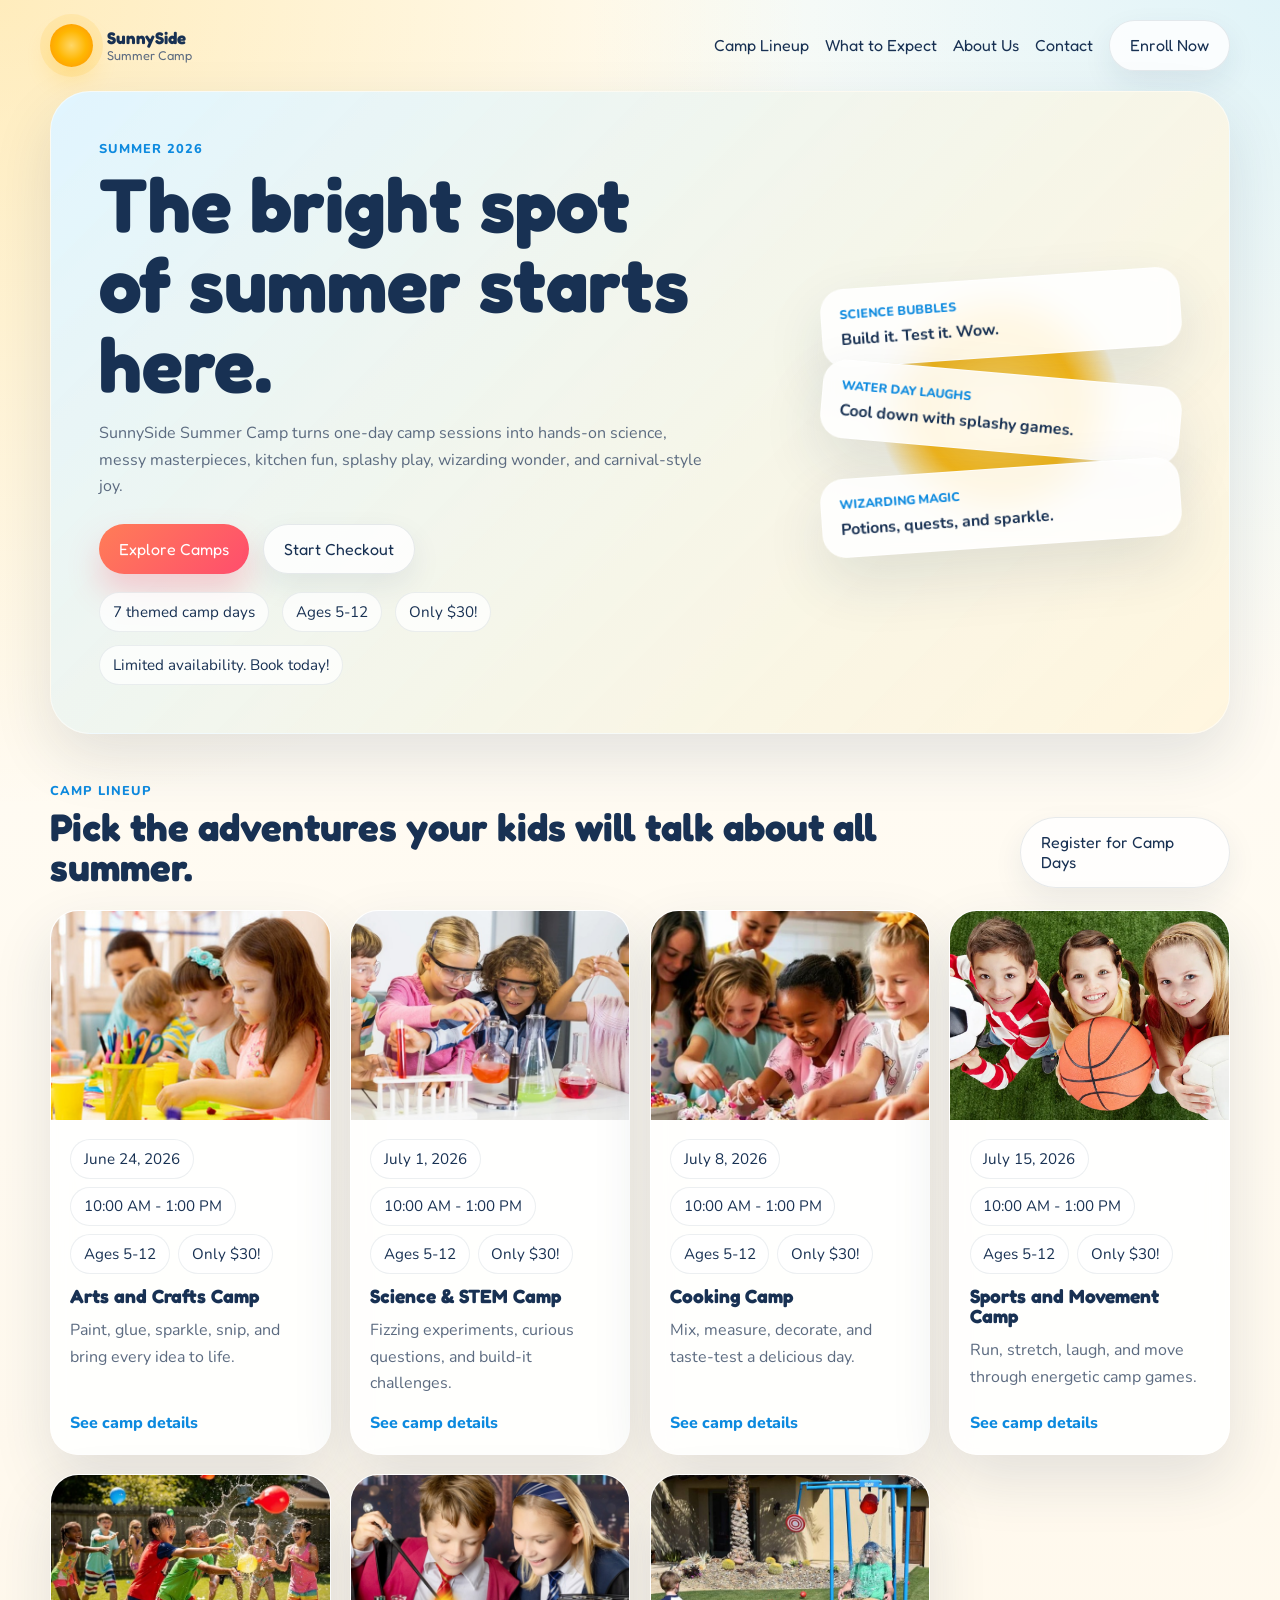
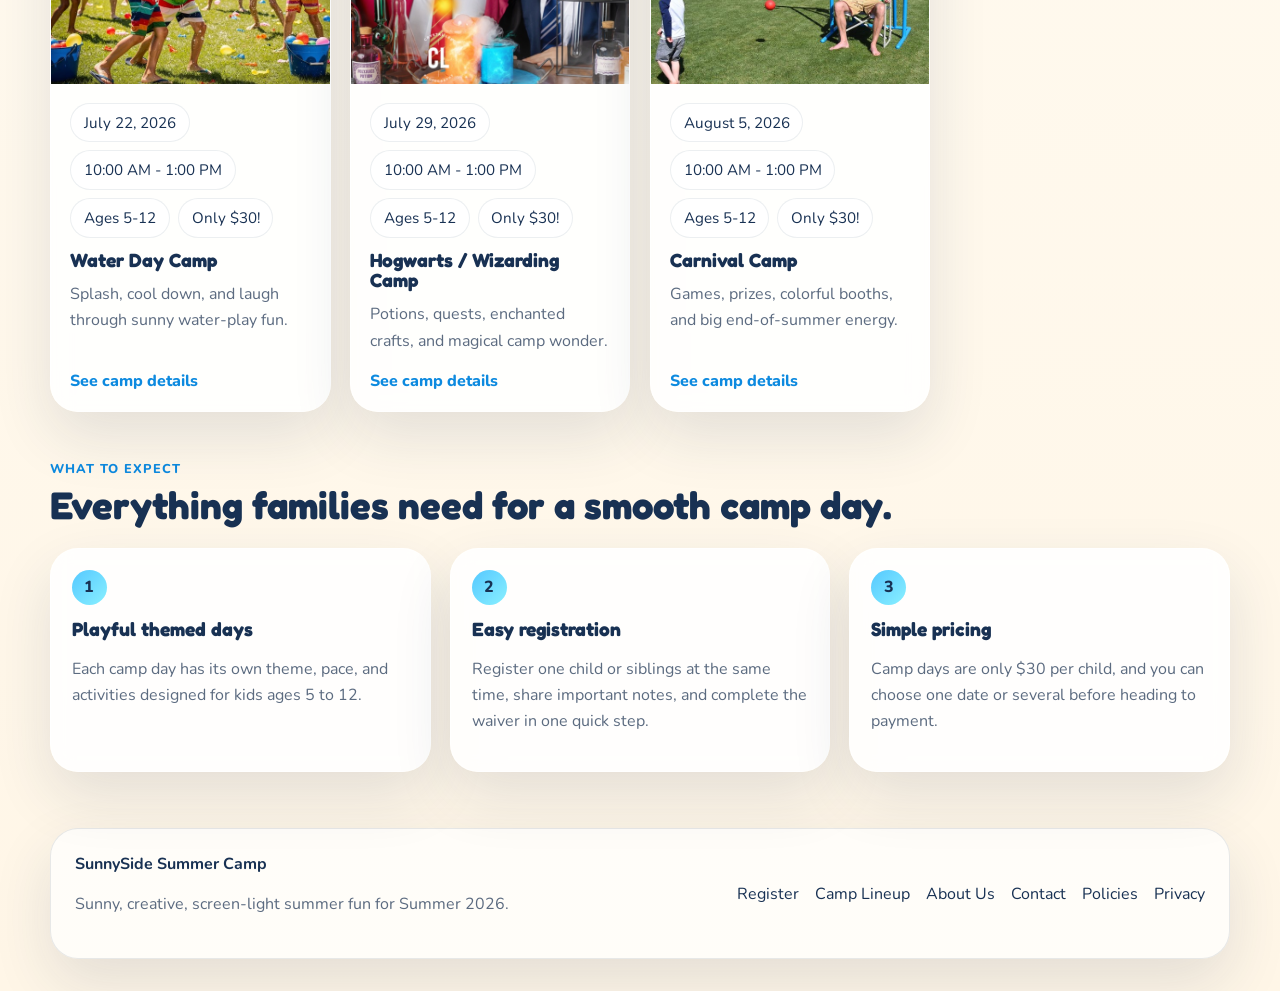
<file: index.html>
<!DOCTYPE html>
<html lang="en">
<head>
  <meta charset="UTF-8">
  <meta name="viewport" content="width=device-width, initial-scale=1.0">
  <title>SunnySide Summer Camp</title>
  <meta
    name="description"
    content="SunnySide Summer Camp offers bright, playful summer camp days for kids in Summer 2026."
  >
  <link rel="preconnect" href="https://fonts.googleapis.com">
  <link rel="preconnect" href="https://fonts.gstatic.com" crossorigin>
  <link
    href="https://fonts.googleapis.com/css2?family=Fredoka:wght@400;500;600;700&family=Nunito:wght@400;600;700;800&display=swap"
    rel="stylesheet"
  >
  <script src="scripts/asset-loader.js?v=2026-05-19-1" data-assets="styles"></script>
</head>
<body>
  <div class="page-shell">
    <header class="site-header">
      <a class="brand" href="index.html">
        <span class="brand-mark" aria-hidden="true"></span>
        <span>
          <strong>SunnySide</strong>
          <small>Summer Camp</small>
        </span>
      </a>
      <nav class="site-nav">
        <a href="#lineup">Camp Lineup</a>
        <a href="#what-to-expect">What to Expect</a>
        <a href="about.html">About Us</a>
        <a href="contact.html">Contact</a>
        <a class="button button-secondary" href="checkout.html">Enroll Now</a>
      </nav>
    </header>

    <main>
      <section class="hero">
        <div class="hero-copy">
          <p class="eyebrow">Summer 2026</p>
          <h1>The bright spot of summer starts here.</h1>
          <p class="hero-text">
            SunnySide Summer Camp turns one-day camp sessions into hands-on science,
            messy masterpieces, kitchen fun, splashy play, wizarding wonder, and
            carnival-style joy.
          </p>
          <div class="hero-actions">
            <a class="button button-primary" href="#lineup">Explore Camps</a>
            <a class="button button-secondary" href="checkout.html">Start Checkout</a>
          </div>
          <div class="hero-pills">
            <span>7 themed camp days</span>
            <span>Ages 5-12</span>
            <span>Only $30!</span>
            <span>Limited availability. Book today!</span>
          </div>
        </div>

        <div class="hero-visual">
          <div class="sunburst"></div>
          <div class="hero-stack">
            <article class="hero-mini-card tilt-left">
              <p>Science bubbles</p>
              <strong>Build it. Test it. Wow.</strong>
            </article>
            <article class="hero-mini-card tilt-right">
              <p>Water day laughs</p>
              <strong>Cool down with splashy games.</strong>
            </article>
            <article class="hero-mini-card tilt-left">
              <p>Wizarding magic</p>
              <strong>Potions, quests, and sparkle.</strong>
            </article>
          </div>
        </div>
      </section>

      <section class="section" id="lineup">
        <div class="section-heading">
          <div>
            <p class="eyebrow">Camp Lineup</p>
            <h2>Pick the adventures your kids will talk about all summer.</h2>
          </div>
          <a class="button button-secondary" href="checkout.html">Register for Camp Days</a>
        </div>
        <div class="camp-grid" data-camp-grid></div>
      </section>

      <section class="section highlight-section" id="what-to-expect">
        <div class="section-heading">
          <div>
            <p class="eyebrow">What to Expect</p>
            <h2>Everything families need for a smooth camp day.</h2>
          </div>
        </div>
        <div class="three-up">
          <article class="info-card">
            <span class="info-number">1</span>
            <h3>Playful themed days</h3>
            <p>
              Each camp day has its own theme, pace, and activities designed for kids
              ages 5 to 12.
            </p>
          </article>
          <article class="info-card">
            <span class="info-number">2</span>
            <h3>Easy registration</h3>
            <p>
              Register one child or siblings at the same time, share important notes,
              and complete the waiver in one quick step.
            </p>
          </article>
          <article class="info-card">
            <span class="info-number">3</span>
            <h3>Simple pricing</h3>
            <p>
              Camp days are only $30 per child, and you can choose one date or several
              before heading to payment.
            </p>
          </article>
        </div>
      </section>
    </main>

    <footer class="site-footer">
      <div>
        <strong>SunnySide Summer Camp</strong>
        <p>Sunny, creative, screen-light summer fun for Summer 2026.</p>
      </div>
      <div class="footer-meta">
        <a href="checkout.html">Register</a>
        <a href="#lineup">Camp Lineup</a>
        <a href="about.html">About Us</a>
        <a href="contact.html">Contact</a>
        <a href="policies.html">Policies</a>
        <a href="privacy.html">Privacy</a>
      </div>
    </footer>
  </div>

  <script src="scripts/asset-loader.js?v=2026-05-19-1" data-assets="common,main"></script>
</body>
</html>
</file>
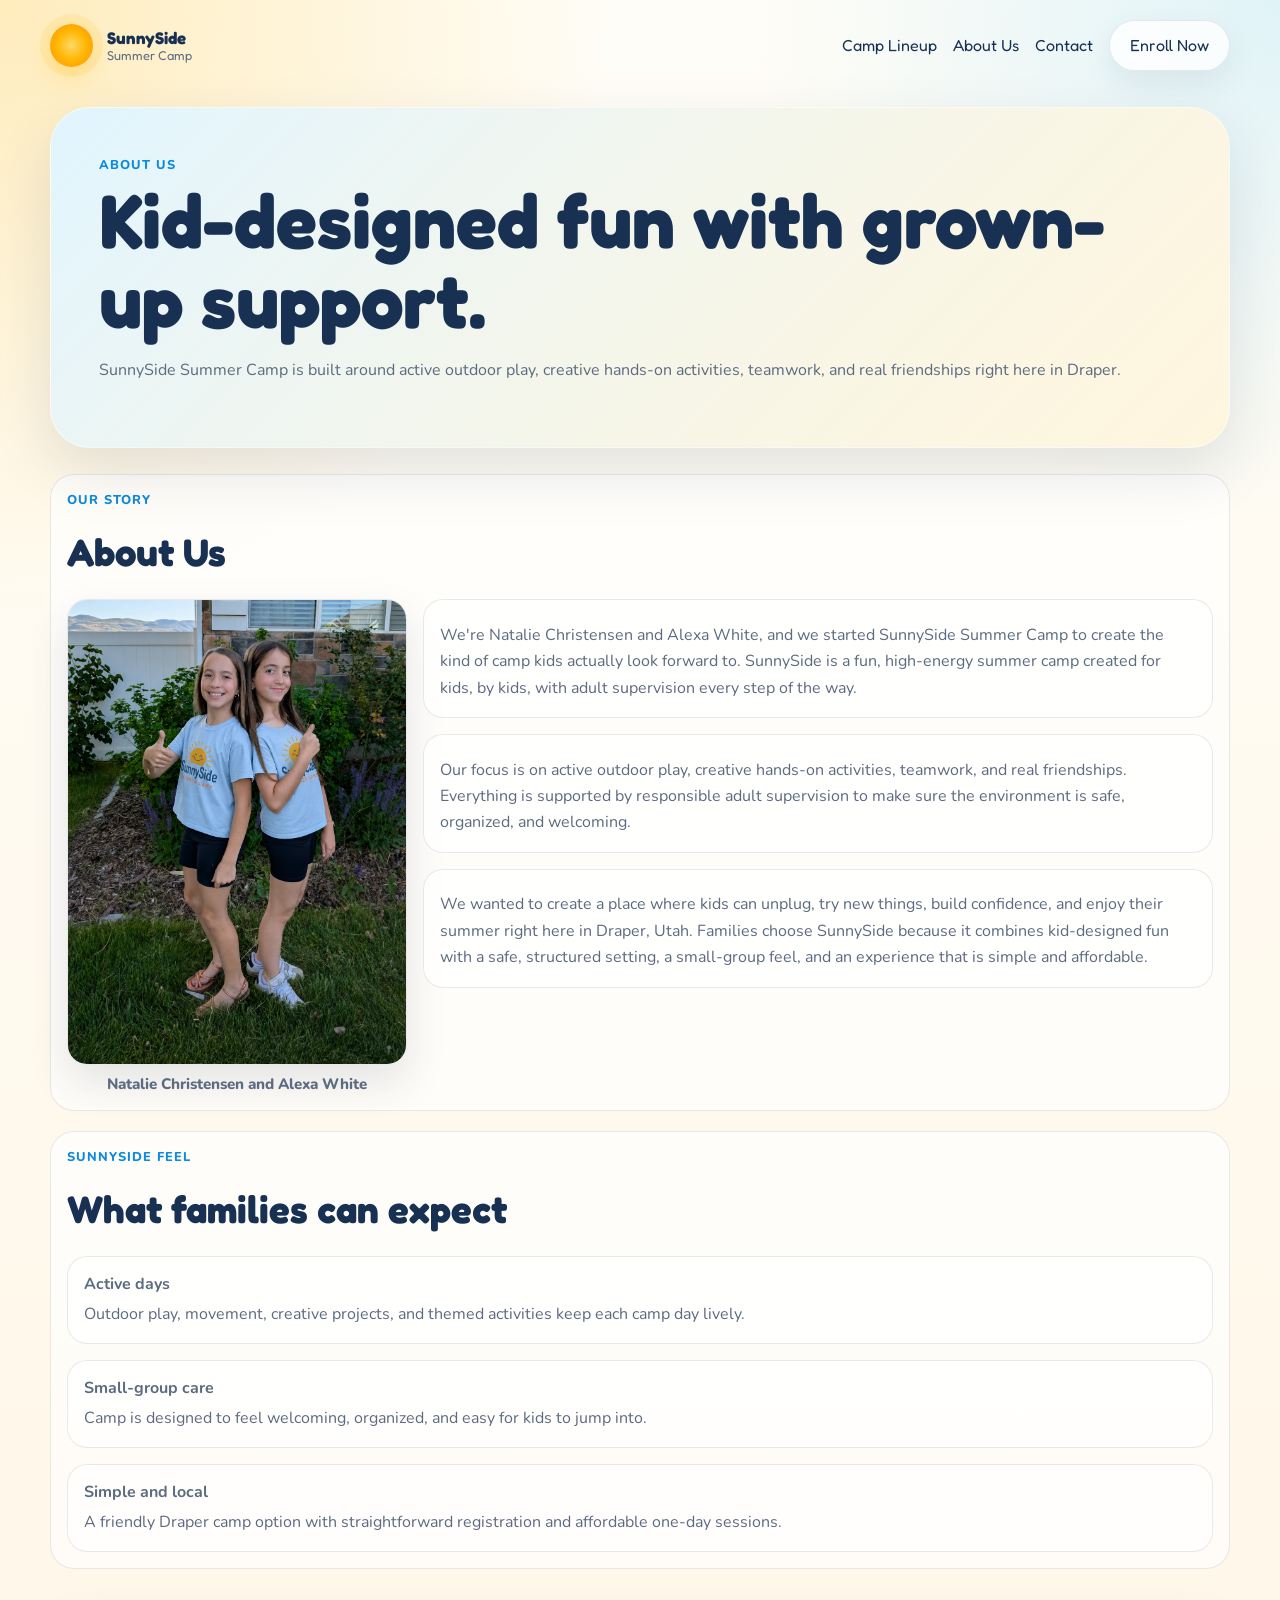
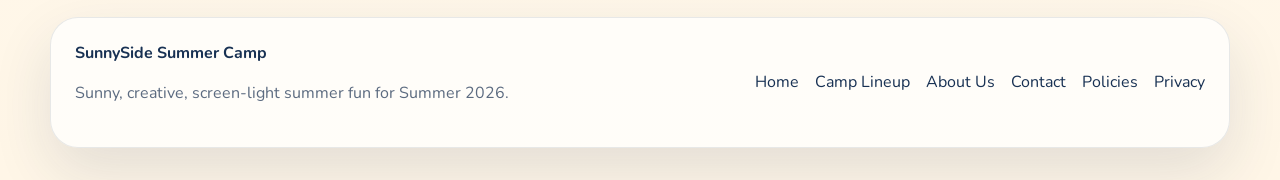
<file: about.html>
<!DOCTYPE html>
<html lang="en">
<head>
  <meta charset="UTF-8">
  <meta name="viewport" content="width=device-width, initial-scale=1.0">
  <title>About Us | SunnySide Summer Camp</title>
  <meta
    name="description"
    content="Meet Natalie Christensen and Alexa White, the creators of SunnySide Summer Camp in Draper, Utah."
  >
  <link rel="preconnect" href="https://fonts.googleapis.com">
  <link rel="preconnect" href="https://fonts.gstatic.com" crossorigin>
  <link
    href="https://fonts.googleapis.com/css2?family=Fredoka:wght@400;500;600;700&family=Nunito:wght@400;600;700;800&display=swap"
    rel="stylesheet"
  >
  <script src="scripts/asset-loader.js?v=2026-05-19-1" data-assets="styles"></script>
</head>
<body>
  <div class="page-shell">
    <header class="site-header">
      <a class="brand" href="index.html">
        <span class="brand-mark" aria-hidden="true"></span>
        <span>
          <strong>SunnySide</strong>
          <small>Summer Camp</small>
        </span>
      </a>
      <nav class="site-nav">
        <a href="index.html#lineup">Camp Lineup</a>
        <a href="about.html">About Us</a>
        <a href="contact.html">Contact</a>
        <a class="button button-secondary" href="checkout.html">Enroll Now</a>
      </nav>
    </header>

    <main>
      <section class="checkout-hero">
        <div>
          <p class="eyebrow">About Us</p>
          <h1>Kid-designed fun with grown-up support.</h1>
          <p class="hero-text">
            SunnySide Summer Camp is built around active outdoor play, creative
            hands-on activities, teamwork, and real friendships right here in Draper.
          </p>
        </div>
      </section>

      <section class="legal-layout">
        <article class="legal-card">
          <p class="eyebrow">Our Story</p>
          <h2>About Us</h2>
          <div class="about-story-grid">
            <figure class="about-founder-photo">
              <img
                src="pictures/about-us-founders.png"
                width="1071"
                height="1469"
                alt="Natalie Christensen and Alexa White wearing SunnySide Summer Camp shirts"
                loading="lazy"
                decoding="async"
              >
              <figcaption>Natalie Christensen and Alexa White</figcaption>
            </figure>
            <div class="policy-list">
              <article>
                <p>
                  We're Natalie Christensen and Alexa White, and we started SunnySide
                  Summer Camp to create the kind of camp kids actually look forward to.
                  SunnySide is a fun, high-energy summer camp created for kids, by kids,
                  with adult supervision every step of the way.
                </p>
              </article>
              <article>
                <p>
                  Our focus is on active outdoor play, creative hands-on activities,
                  teamwork, and real friendships. Everything is supported by responsible
                  adult supervision to make sure the environment is safe, organized, and
                  welcoming.
                </p>
              </article>
              <article>
                <p>
                  We wanted to create a place where kids can unplug, try new things,
                  build confidence, and enjoy their summer right here in Draper, Utah.
                  Families choose SunnySide because it combines kid-designed fun with a
                  safe, structured setting, a small-group feel, and an experience that is
                  simple and affordable.
                </p>
              </article>
            </div>
          </div>
        </article>

        <article class="contact-card">
          <p class="eyebrow">SunnySide Feel</p>
          <h2>What families can expect</h2>
          <div class="contact-list">
            <article>
              <strong>Active days</strong>
              <p>Outdoor play, movement, creative projects, and themed activities keep each camp day lively.</p>
            </article>
            <article>
              <strong>Small-group care</strong>
              <p>Camp is designed to feel welcoming, organized, and easy for kids to jump into.</p>
            </article>
            <article>
              <strong>Simple and local</strong>
              <p>A friendly Draper camp option with straightforward registration and affordable one-day sessions.</p>
            </article>
          </div>
        </article>
      </section>
    </main>

    <footer class="site-footer">
      <div>
        <strong>SunnySide Summer Camp</strong>
        <p>Sunny, creative, screen-light summer fun for Summer 2026.</p>
      </div>
      <div class="footer-meta">
        <a href="index.html">Home</a>
        <a href="index.html#lineup">Camp Lineup</a>
        <a href="about.html">About Us</a>
        <a href="contact.html">Contact</a>
        <a href="policies.html">Policies</a>
        <a href="privacy.html">Privacy</a>
      </div>
    </footer>
  </div>
</body>
</html>
</file>
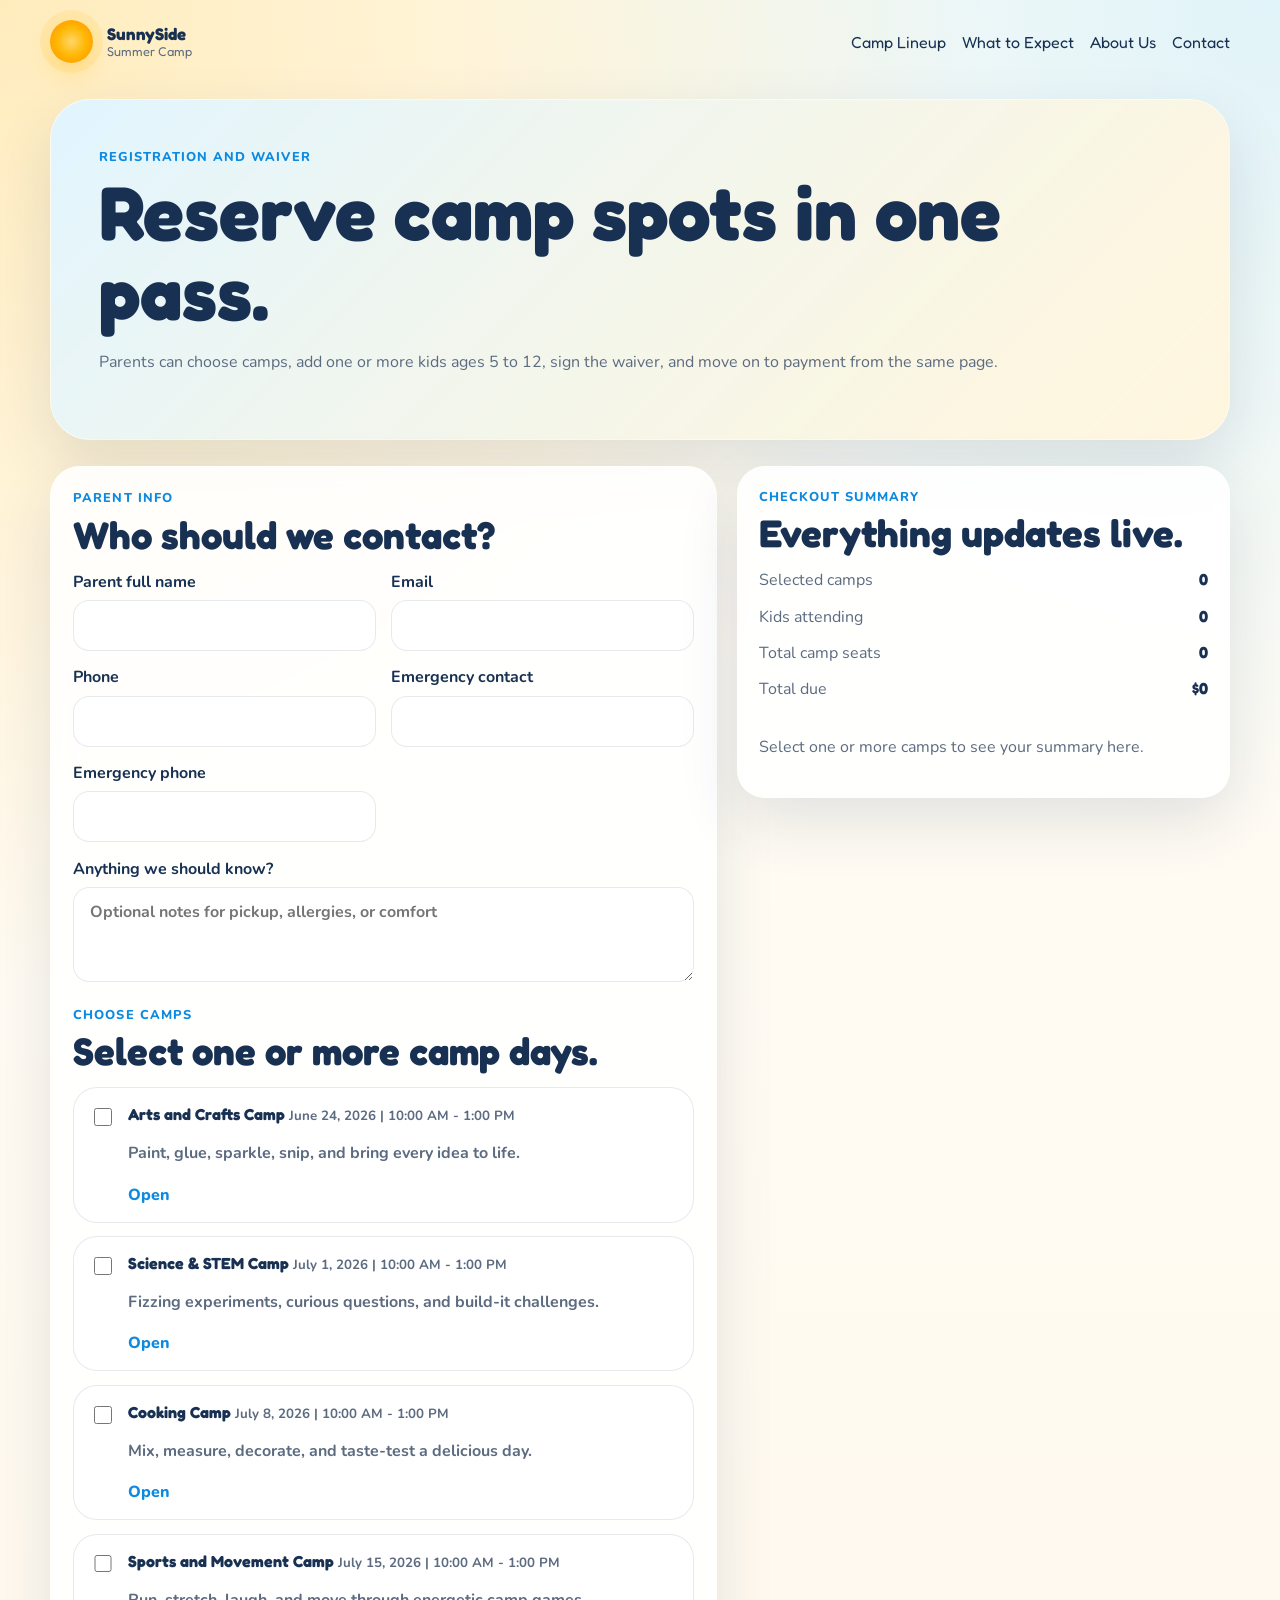
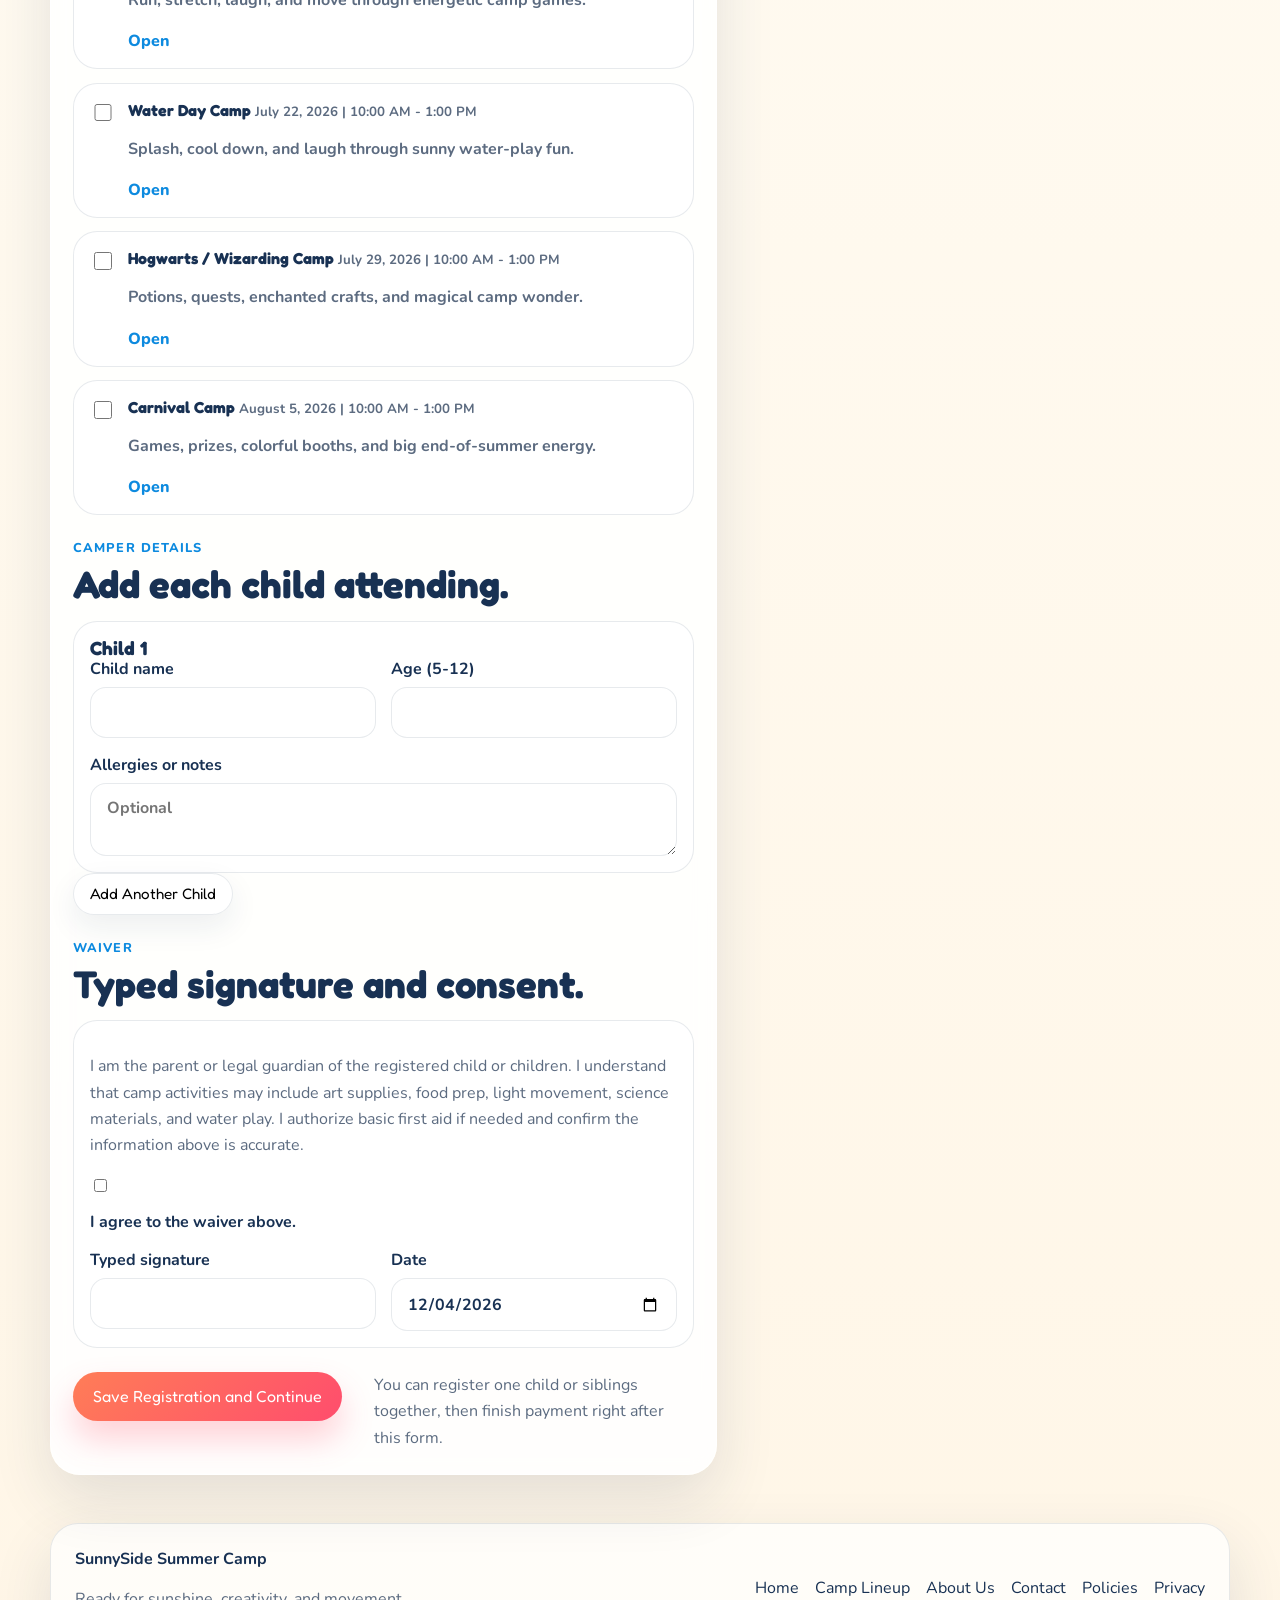
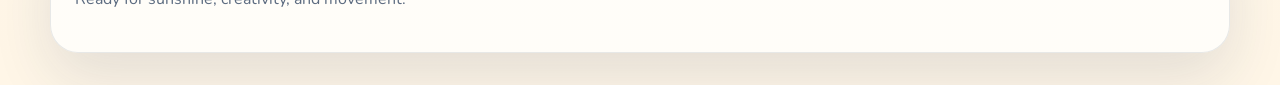
<file: checkout.html>
<!DOCTYPE html>
<html lang="en">
<head>
  <meta charset="UTF-8">
  <meta name="viewport" content="width=device-width, initial-scale=1.0">
  <title>SunnySide Summer Camp Checkout</title>
  <meta
    name="description"
    content="SunnySide Summer Camp registration, waiver, and payment handoff."
  >
  <link rel="preconnect" href="https://fonts.googleapis.com">
  <link rel="preconnect" href="https://fonts.gstatic.com" crossorigin>
  <link
    href="https://fonts.googleapis.com/css2?family=Fredoka:wght@400;500;600;700&family=Nunito:wght@400;600;700;800&display=swap"
    rel="stylesheet"
  >
  <script src="scripts/asset-loader.js?v=2026-05-19-1" data-assets="styles"></script>
</head>
<body>
  <div class="page-shell">
    <header class="site-header">
      <a class="brand" href="index.html">
        <span class="brand-mark" aria-hidden="true"></span>
        <span>
          <strong>SunnySide</strong>
          <small>Summer Camp</small>
        </span>
      </a>
      <nav class="site-nav">
        <a href="index.html#lineup">Camp Lineup</a>
        <a href="index.html#what-to-expect">What to Expect</a>
        <a href="about.html">About Us</a>
        <a href="contact.html">Contact</a>
      </nav>
    </header>

    <main>
      <section class="checkout-hero">
        <div>
          <p class="eyebrow">Registration and Waiver</p>
          <h1>Reserve camp spots in one pass.</h1>
          <p class="hero-text">
            Parents can choose camps, add one or more kids ages 5 to 12, sign the
            waiver, and move on to payment from the same page.
          </p>
        </div>
      </section>

      <section class="checkout-layout">
        <form class="form-card" id="checkout-form" novalidate>
          <div class="form-section">
            <div class="section-heading compact">
              <div>
                <p class="eyebrow">Parent Info</p>
                <h2>Who should we contact?</h2>
              </div>
            </div>
            <div class="form-grid">
              <label>
                Parent full name
                <input type="text" name="parentName" required>
              </label>
              <label>
                Email
                <input type="email" name="email" required>
              </label>
              <label>
                Phone
                <input type="tel" name="phone" required>
              </label>
              <label>
                Emergency contact
                <input type="text" name="emergencyContact" required>
              </label>
              <label>
                Emergency phone
                <input type="tel" name="emergencyPhone" required>
              </label>
              <label class="full-width">
                Anything we should know?
                <textarea name="familyNotes" rows="3" placeholder="Optional notes for pickup, allergies, or comfort"></textarea>
              </label>
            </div>
          </div>

          <div class="form-section">
            <div class="section-heading compact">
              <div>
                <p class="eyebrow">Choose Camps</p>
                <h2>Select one or more camp days.</h2>
              </div>
            </div>
            <div class="camp-picker" data-camp-picker></div>
          </div>

          <div class="form-section">
            <div class="section-heading compact">
              <div>
                <p class="eyebrow">Camper Details</p>
                <h2>Add each child attending.</h2>
              </div>
            </div>
            <div class="camper-list" data-camper-list></div>
            <button class="button button-secondary button-small" type="button" data-add-camper>
              Add Another Child
            </button>
          </div>

          <div class="form-section">
            <div class="section-heading compact">
              <div>
                <p class="eyebrow">Waiver</p>
                <h2>Typed signature and consent.</h2>
              </div>
            </div>
            <div class="waiver-box">
              <p>
                I am the parent or legal guardian of the registered child or children.
                I understand that camp activities may include art supplies, food prep,
                light movement, science materials, and water play. I authorize basic
                first aid if needed and confirm the information above is accurate.
              </p>
              <label class="checkbox-row">
                <input type="checkbox" name="waiverAccepted" required>
                <span>I agree to the waiver above.</span>
              </label>
              <div class="form-grid">
                <label>
                  Typed signature
                  <input type="text" name="signatureName" required>
                </label>
                <label>
                  Date
                  <input type="date" name="signatureDate" required>
                </label>
              </div>
            </div>
          </div>

          <div class="form-actions">
            <button class="button button-primary" type="submit">Save Registration and Continue</button>
            <p class="form-note">
              You can register one child or siblings together, then finish payment
              right after this form.
            </p>
          </div>
        </form>

        <aside class="summary-card" id="summary-card">
          <p class="eyebrow">Checkout Summary</p>
          <h2>Everything updates live.</h2>
          <div class="summary-stack">
            <div>
              <span>Selected camps</span>
              <strong data-summary-camps>0</strong>
            </div>
            <div>
              <span>Kids attending</span>
              <strong data-summary-kids>0</strong>
            </div>
            <div>
              <span>Total camp seats</span>
              <strong data-summary-seats>0</strong>
            </div>
            <div>
              <span>Total due</span>
              <strong data-summary-total>$0</strong>
            </div>
          </div>
          <div class="summary-list" data-summary-list></div>
          <div class="status-box hidden" id="status-box" role="status" aria-live="polite"></div>
        </aside>
      </section>

      <template id="camper-template">
        <article class="camper-card">
          <div class="camper-card-header">
            <h3>Child <span data-camper-number></span></h3>
            <button class="text-button" type="button" data-remove-camper>Remove</button>
          </div>
          <div class="form-grid">
            <label>
              Child name
              <input type="text" name="childName" required>
            </label>
            <label>
              Age (5-12)
              <input type="number" name="childAge" min="5" max="12" required>
            </label>
            <label class="full-width">
              Allergies or notes
              <textarea name="childNotes" rows="2" placeholder="Optional"></textarea>
            </label>
          </div>
        </article>
      </template>
    </main>

    <footer class="site-footer">
      <div>
        <strong>SunnySide Summer Camp</strong>
        <p>Ready for sunshine, creativity, and movement.</p>
      </div>
      <div class="footer-meta">
        <a href="index.html">Home</a>
        <a href="index.html#lineup">Camp Lineup</a>
        <a href="about.html">About Us</a>
        <a href="contact.html">Contact</a>
        <a href="policies.html">Policies</a>
        <a href="privacy.html">Privacy</a>
      </div>
    </footer>
  </div>

  <script src="scripts/asset-loader.js?v=2026-05-19-1" data-assets="common,checkout"></script>
</body>
</html>
</file>
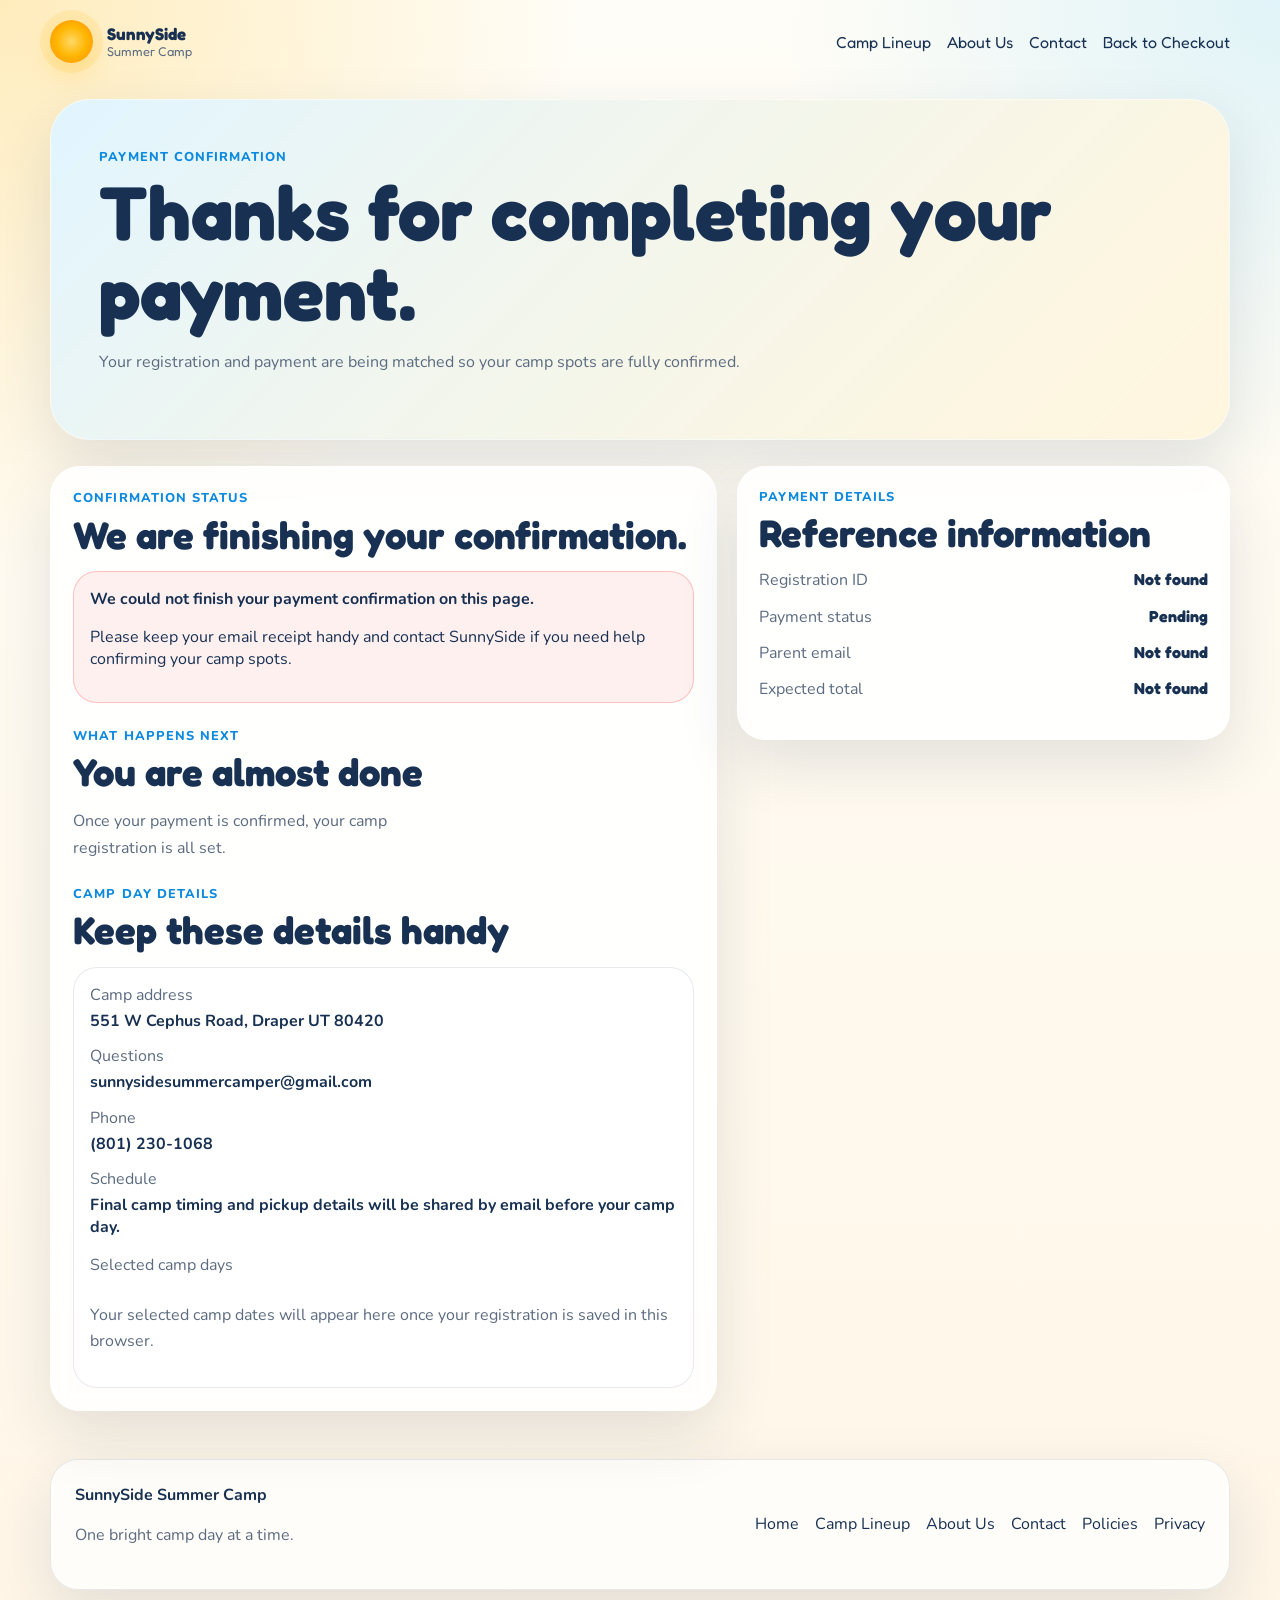
<file: confirmation.html>
<!DOCTYPE html>
<html lang="en">
<head>
  <meta charset="UTF-8">
  <meta name="viewport" content="width=device-width, initial-scale=1.0">
  <title>SunnySide Payment Confirmation</title>
  <meta
    name="description"
    content="SunnySide Summer Camp payment confirmation page."
  >
  <link rel="preconnect" href="https://fonts.googleapis.com">
  <link rel="preconnect" href="https://fonts.gstatic.com" crossorigin>
  <link
    href="https://fonts.googleapis.com/css2?family=Fredoka:wght@400;500;600;700&family=Nunito:wght@400;600;700;800&display=swap"
    rel="stylesheet"
  >
  <script src="scripts/asset-loader.js?v=2026-05-19-1" data-assets="styles"></script>
</head>
<body>
  <div class="page-shell">
    <header class="site-header">
      <a class="brand" href="index.html">
        <span class="brand-mark" aria-hidden="true"></span>
        <span>
          <strong>SunnySide</strong>
          <small>Summer Camp</small>
        </span>
      </a>
      <nav class="site-nav">
        <a href="index.html#lineup">Camp Lineup</a>
        <a href="about.html">About Us</a>
        <a href="contact.html">Contact</a>
        <a href="checkout.html">Back to Checkout</a>
      </nav>
    </header>

    <main>
      <section class="checkout-hero">
        <div>
          <p class="eyebrow">Payment Confirmation</p>
          <h1>Thanks for completing your payment.</h1>
          <p class="hero-text">
            Your registration and payment are being matched so your camp spots are
            fully confirmed.
          </p>
        </div>
      </section>

      <section class="checkout-layout">
        <section class="form-card">
          <div class="form-section">
            <div class="section-heading compact">
              <div>
                <p class="eyebrow">Confirmation Status</p>
                <h2>We are finishing your confirmation.</h2>
              </div>
            </div>
            <div class="status-box" id="confirmation-status" role="status" aria-live="polite">
              <strong>Waiting for payment details...</strong>
              <p>Please keep this page open for a moment while we finish confirming your payment.</p>
            </div>
          </div>

          <div class="form-section">
            <div class="section-heading compact">
              <div>
                <p class="eyebrow">What Happens Next</p>
                <h2>You are almost done</h2>
              </div>
            </div>
            <p class="form-note">
              Once your payment is confirmed, your camp registration is all set.
            </p>
          </div>

          <div class="form-section">
            <div class="section-heading compact">
              <div>
                <p class="eyebrow">Camp Day Details</p>
                <h2>Keep these details handy</h2>
              </div>
            </div>
            <div class="details-card">
              <div class="details-list">
                <div>
                  <span>Camp address</span>
                  <strong data-camp-address>Checking...</strong>
                </div>
                <div>
                  <span>Questions</span>
                  <strong data-contact-email>Checking...</strong>
                </div>
                <div>
                  <span>Phone</span>
                  <strong data-contact-phone>Checking...</strong>
                </div>
                <div>
                  <span>Schedule</span>
                  <strong data-camp-schedule>Checking...</strong>
                </div>
              </div>
              <div class="selected-camps-card">
                <span>Selected camp days</span>
                <div class="summary-list" data-selected-camps>
                  <p>We are loading your camp details now.</p>
                </div>
              </div>
            </div>
          </div>
        </section>

        <aside class="summary-card">
          <p class="eyebrow">Payment Details</p>
          <h2>Reference information</h2>
          <div class="summary-stack">
            <div>
              <span>Registration ID</span>
              <strong data-registration-id>Checking...</strong>
            </div>
            <div>
              <span>Payment status</span>
              <strong data-payment-status>Checking...</strong>
            </div>
            <div>
              <span>Parent email</span>
              <strong data-parent-email>Checking...</strong>
            </div>
            <div>
              <span>Expected total</span>
              <strong data-total-due>Checking...</strong>
            </div>
          </div>
        </aside>
      </section>
    </main>

    <footer class="site-footer">
      <div>
        <strong>SunnySide Summer Camp</strong>
        <p>One bright camp day at a time.</p>
      </div>
      <div class="footer-meta">
        <a href="index.html">Home</a>
        <a href="index.html#lineup">Camp Lineup</a>
        <a href="about.html">About Us</a>
        <a href="contact.html">Contact</a>
        <a href="policies.html">Policies</a>
        <a href="privacy.html">Privacy</a>
      </div>
    </footer>
  </div>

  <script src="scripts/asset-loader.js?v=2026-05-19-1" data-assets="common,confirmation"></script>
</body>
</html>
</file>
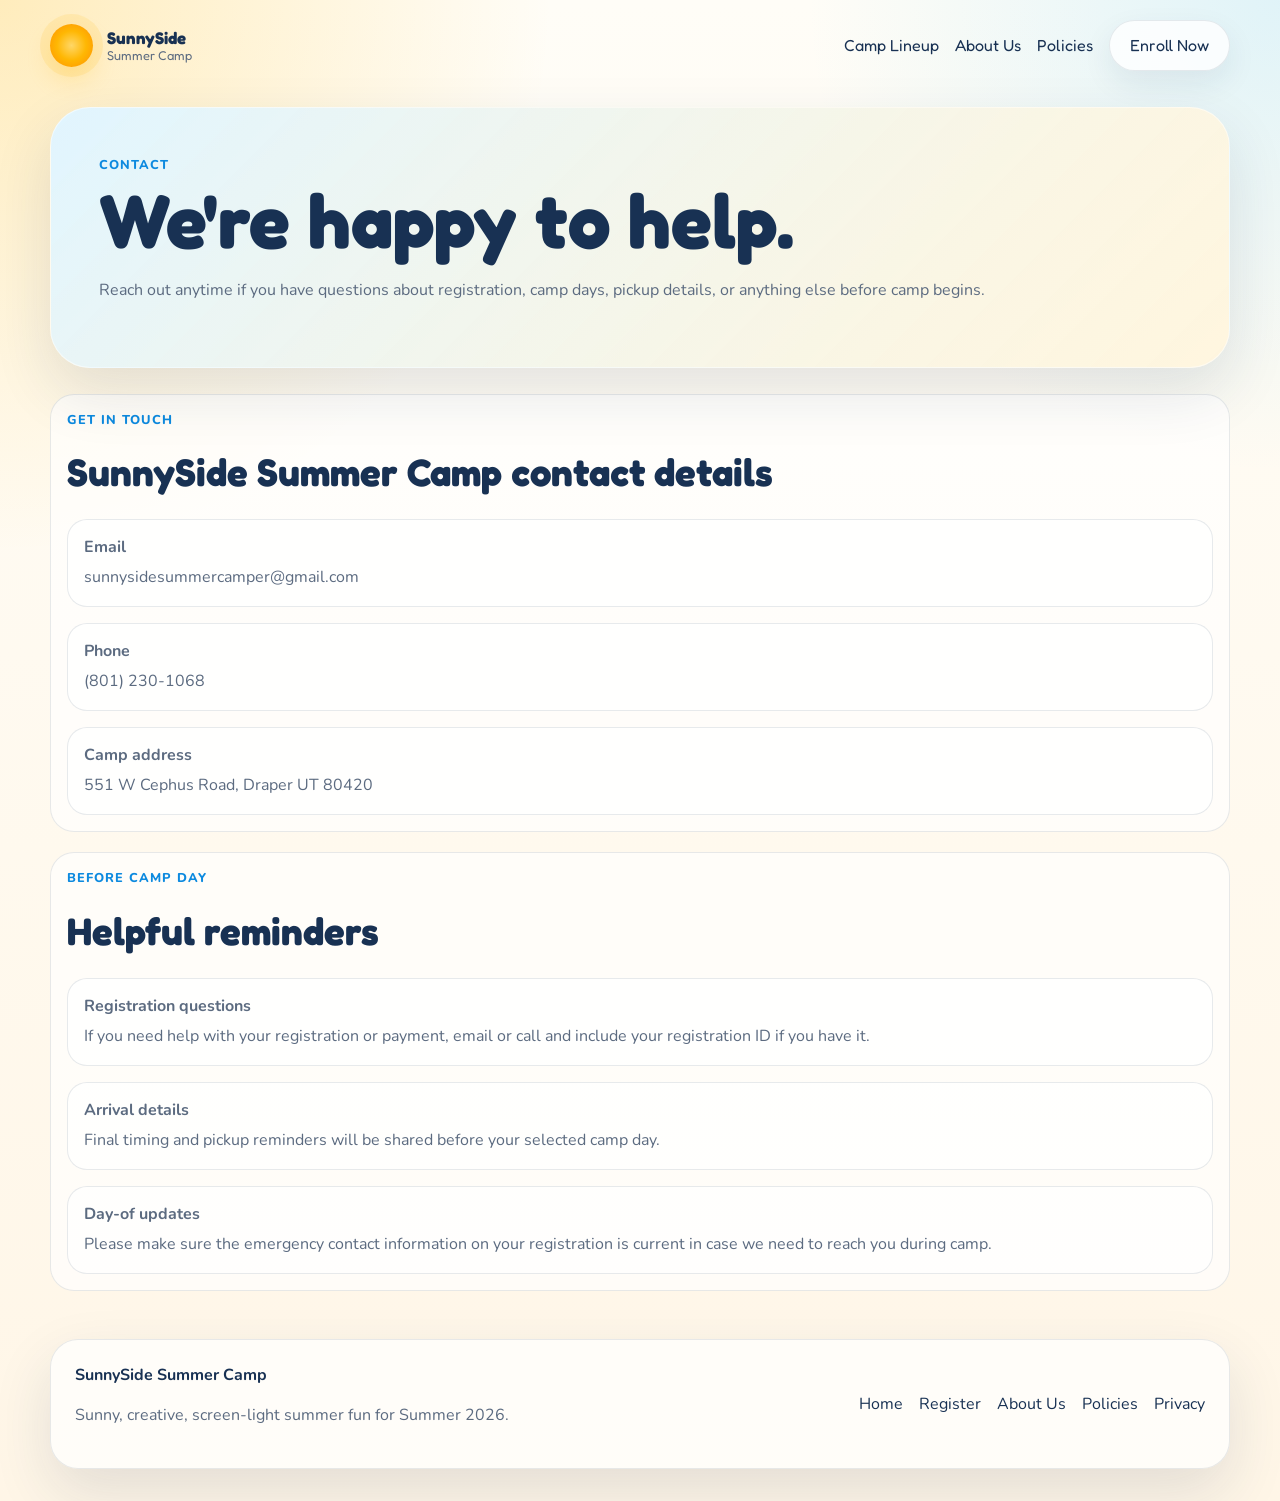
<file: contact.html>
<!DOCTYPE html>
<html lang="en">
<head>
  <meta charset="UTF-8">
  <meta name="viewport" content="width=device-width, initial-scale=1.0">
  <title>Contact SunnySide Summer Camp</title>
  <meta
    name="description"
    content="Contact SunnySide Summer Camp for camp questions, registration help, and location details."
  >
  <link rel="preconnect" href="https://fonts.googleapis.com">
  <link rel="preconnect" href="https://fonts.gstatic.com" crossorigin>
  <link
    href="https://fonts.googleapis.com/css2?family=Fredoka:wght@400;500;600;700&family=Nunito:wght@400;600;700;800&display=swap"
    rel="stylesheet"
  >
  <script src="scripts/asset-loader.js?v=2026-05-19-1" data-assets="styles"></script>
</head>
<body>
  <div class="page-shell">
    <header class="site-header">
      <a class="brand" href="index.html">
        <span class="brand-mark" aria-hidden="true"></span>
        <span>
          <strong>SunnySide</strong>
          <small>Summer Camp</small>
        </span>
      </a>
      <nav class="site-nav">
        <a href="index.html#lineup">Camp Lineup</a>
        <a href="about.html">About Us</a>
        <a href="policies.html">Policies</a>
        <a class="button button-secondary" href="checkout.html">Enroll Now</a>
      </nav>
    </header>

    <main>
      <section class="checkout-hero">
        <div>
          <p class="eyebrow">Contact</p>
          <h1>We're happy to help.</h1>
          <p class="hero-text">
            Reach out anytime if you have questions about registration, camp days,
            pickup details, or anything else before camp begins.
          </p>
        </div>
      </section>

      <section class="legal-layout">
        <article class="contact-card">
          <p class="eyebrow">Get In Touch</p>
          <h2>SunnySide Summer Camp contact details</h2>
          <div class="contact-list">
            <article>
              <strong>Email</strong>
              <p><a href="mailto:sunnysidesummercamper@gmail.com">sunnysidesummercamper@gmail.com</a></p>
            </article>
            <article>
              <strong>Phone</strong>
              <p><a href="tel:+18012301068">(801) 230-1068</a></p>
            </article>
            <article>
              <strong>Camp address</strong>
              <p>551 W Cephus Road, Draper UT 80420</p>
            </article>
          </div>
        </article>

        <article class="legal-card">
          <p class="eyebrow">Before Camp Day</p>
          <h2>Helpful reminders</h2>
          <div class="policy-list">
            <article>
              <strong>Registration questions</strong>
              <p>If you need help with your registration or payment, email or call and include your registration ID if you have it.</p>
            </article>
            <article>
              <strong>Arrival details</strong>
              <p>Final timing and pickup reminders will be shared before your selected camp day.</p>
            </article>
            <article>
              <strong>Day-of updates</strong>
              <p>Please make sure the emergency contact information on your registration is current in case we need to reach you during camp.</p>
            </article>
          </div>
        </article>
      </section>
    </main>

    <footer class="site-footer">
      <div>
        <strong>SunnySide Summer Camp</strong>
        <p>Sunny, creative, screen-light summer fun for Summer 2026.</p>
      </div>
      <div class="footer-meta">
        <a href="index.html">Home</a>
        <a href="checkout.html">Register</a>
        <a href="about.html">About Us</a>
        <a href="policies.html">Policies</a>
        <a href="privacy.html">Privacy</a>
      </div>
    </footer>
  </div>
</body>
</html>
</file>
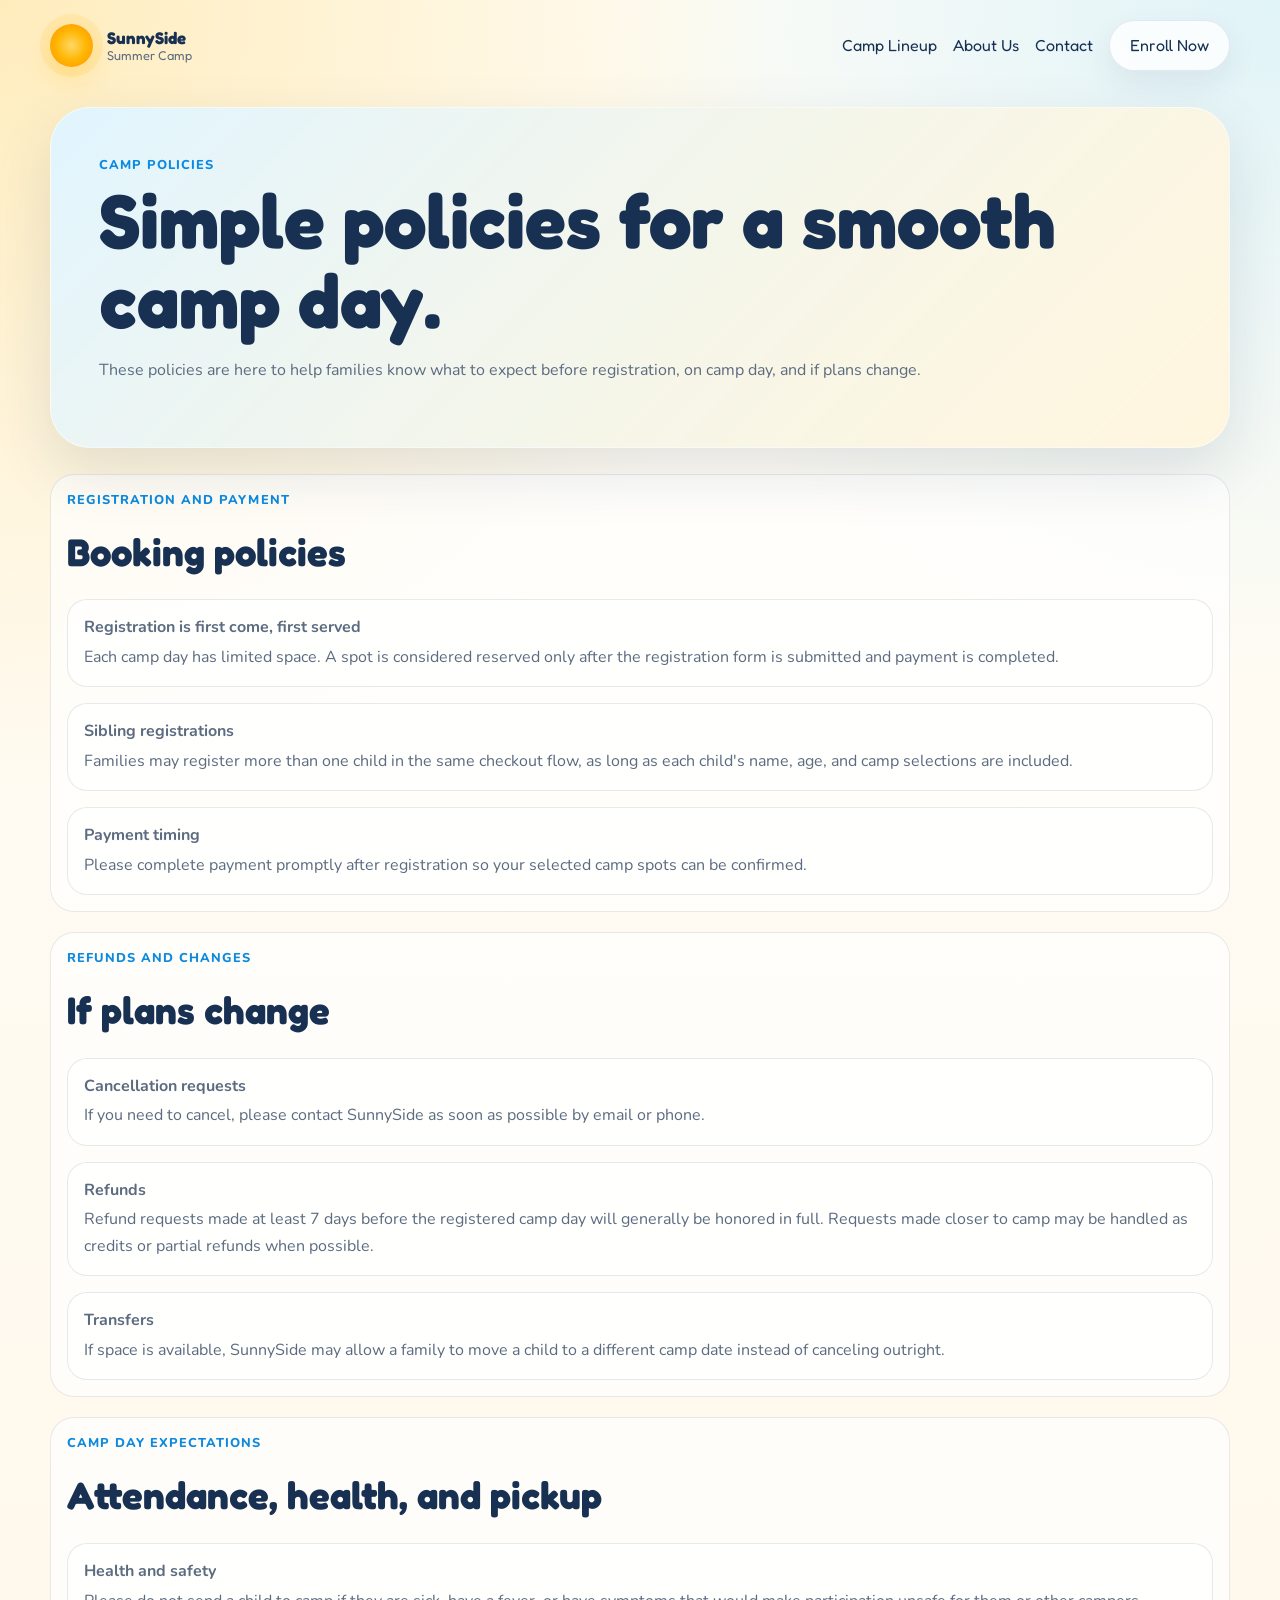
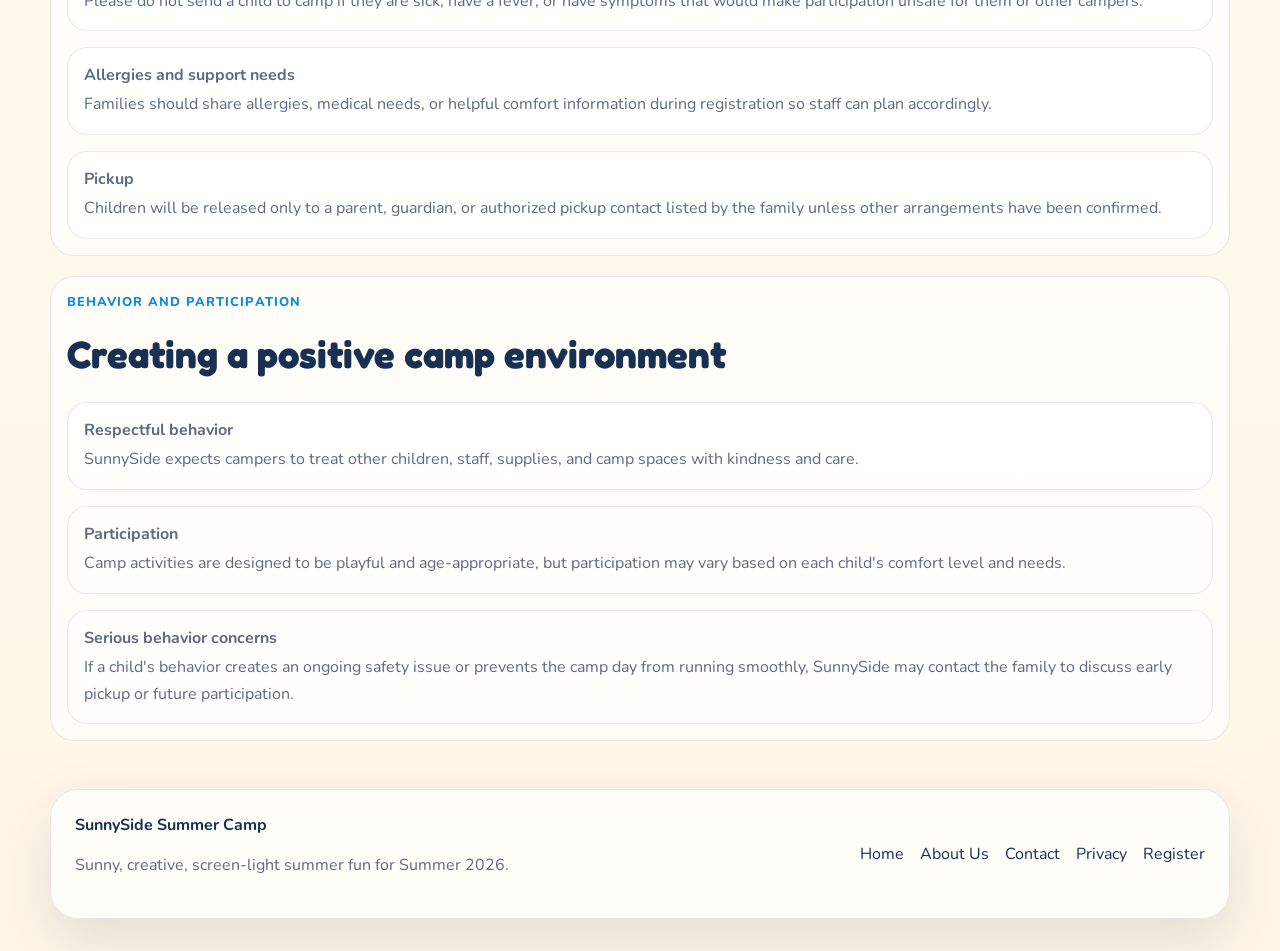
<file: policies.html>
<!DOCTYPE html>
<html lang="en">
<head>
  <meta charset="UTF-8">
  <meta name="viewport" content="width=device-width, initial-scale=1.0">
  <title>SunnySide Camp Policies</title>
  <meta
    name="description"
    content="SunnySide Summer Camp registration, refund, attendance, and pickup policies."
  >
  <link rel="preconnect" href="https://fonts.googleapis.com">
  <link rel="preconnect" href="https://fonts.gstatic.com" crossorigin>
  <link
    href="https://fonts.googleapis.com/css2?family=Fredoka:wght@400;500;600;700&family=Nunito:wght@400;600;700;800&display=swap"
    rel="stylesheet"
  >
  <script src="scripts/asset-loader.js?v=2026-05-19-1" data-assets="styles"></script>
</head>
<body>
  <div class="page-shell">
    <header class="site-header">
      <a class="brand" href="index.html">
        <span class="brand-mark" aria-hidden="true"></span>
        <span>
          <strong>SunnySide</strong>
          <small>Summer Camp</small>
        </span>
      </a>
      <nav class="site-nav">
        <a href="index.html#lineup">Camp Lineup</a>
        <a href="about.html">About Us</a>
        <a href="contact.html">Contact</a>
        <a class="button button-secondary" href="checkout.html">Enroll Now</a>
      </nav>
    </header>

    <main>
      <section class="checkout-hero">
        <div>
          <p class="eyebrow">Camp Policies</p>
          <h1>Simple policies for a smooth camp day.</h1>
          <p class="hero-text">
            These policies are here to help families know what to expect before registration,
            on camp day, and if plans change.
          </p>
        </div>
      </section>

      <section class="legal-layout">
        <article class="legal-card">
          <p class="eyebrow">Registration and Payment</p>
          <h2>Booking policies</h2>
          <div class="policy-list">
            <article>
              <strong>Registration is first come, first served</strong>
              <p>Each camp day has limited space. A spot is considered reserved only after the registration form is submitted and payment is completed.</p>
            </article>
            <article>
              <strong>Sibling registrations</strong>
              <p>Families may register more than one child in the same checkout flow, as long as each child's name, age, and camp selections are included.</p>
            </article>
            <article>
              <strong>Payment timing</strong>
              <p>Please complete payment promptly after registration so your selected camp spots can be confirmed.</p>
            </article>
          </div>
        </article>

        <article class="legal-card">
          <p class="eyebrow">Refunds and Changes</p>
          <h2>If plans change</h2>
          <div class="policy-list">
            <article>
              <strong>Cancellation requests</strong>
              <p>If you need to cancel, please contact SunnySide as soon as possible by email or phone.</p>
            </article>
            <article>
              <strong>Refunds</strong>
              <p>Refund requests made at least 7 days before the registered camp day will generally be honored in full. Requests made closer to camp may be handled as credits or partial refunds when possible.</p>
            </article>
            <article>
              <strong>Transfers</strong>
              <p>If space is available, SunnySide may allow a family to move a child to a different camp date instead of canceling outright.</p>
            </article>
          </div>
        </article>

        <article class="legal-card">
          <p class="eyebrow">Camp Day Expectations</p>
          <h2>Attendance, health, and pickup</h2>
          <div class="policy-list">
            <article>
              <strong>Health and safety</strong>
              <p>Please do not send a child to camp if they are sick, have a fever, or have symptoms that would make participation unsafe for them or other campers.</p>
            </article>
            <article>
              <strong>Allergies and support needs</strong>
              <p>Families should share allergies, medical needs, or helpful comfort information during registration so staff can plan accordingly.</p>
            </article>
            <article>
              <strong>Pickup</strong>
              <p>Children will be released only to a parent, guardian, or authorized pickup contact listed by the family unless other arrangements have been confirmed.</p>
            </article>
          </div>
        </article>

        <article class="legal-card">
          <p class="eyebrow">Behavior and Participation</p>
          <h2>Creating a positive camp environment</h2>
          <div class="policy-list">
            <article>
              <strong>Respectful behavior</strong>
              <p>SunnySide expects campers to treat other children, staff, supplies, and camp spaces with kindness and care.</p>
            </article>
            <article>
              <strong>Participation</strong>
              <p>Camp activities are designed to be playful and age-appropriate, but participation may vary based on each child's comfort level and needs.</p>
            </article>
            <article>
              <strong>Serious behavior concerns</strong>
              <p>If a child's behavior creates an ongoing safety issue or prevents the camp day from running smoothly, SunnySide may contact the family to discuss early pickup or future participation.</p>
            </article>
          </div>
        </article>
      </section>
    </main>

    <footer class="site-footer">
      <div>
        <strong>SunnySide Summer Camp</strong>
        <p>Sunny, creative, screen-light summer fun for Summer 2026.</p>
      </div>
      <div class="footer-meta">
        <a href="index.html">Home</a>
        <a href="about.html">About Us</a>
        <a href="contact.html">Contact</a>
        <a href="privacy.html">Privacy</a>
        <a href="checkout.html">Register</a>
      </div>
    </footer>
  </div>
</body>
</html>
</file>
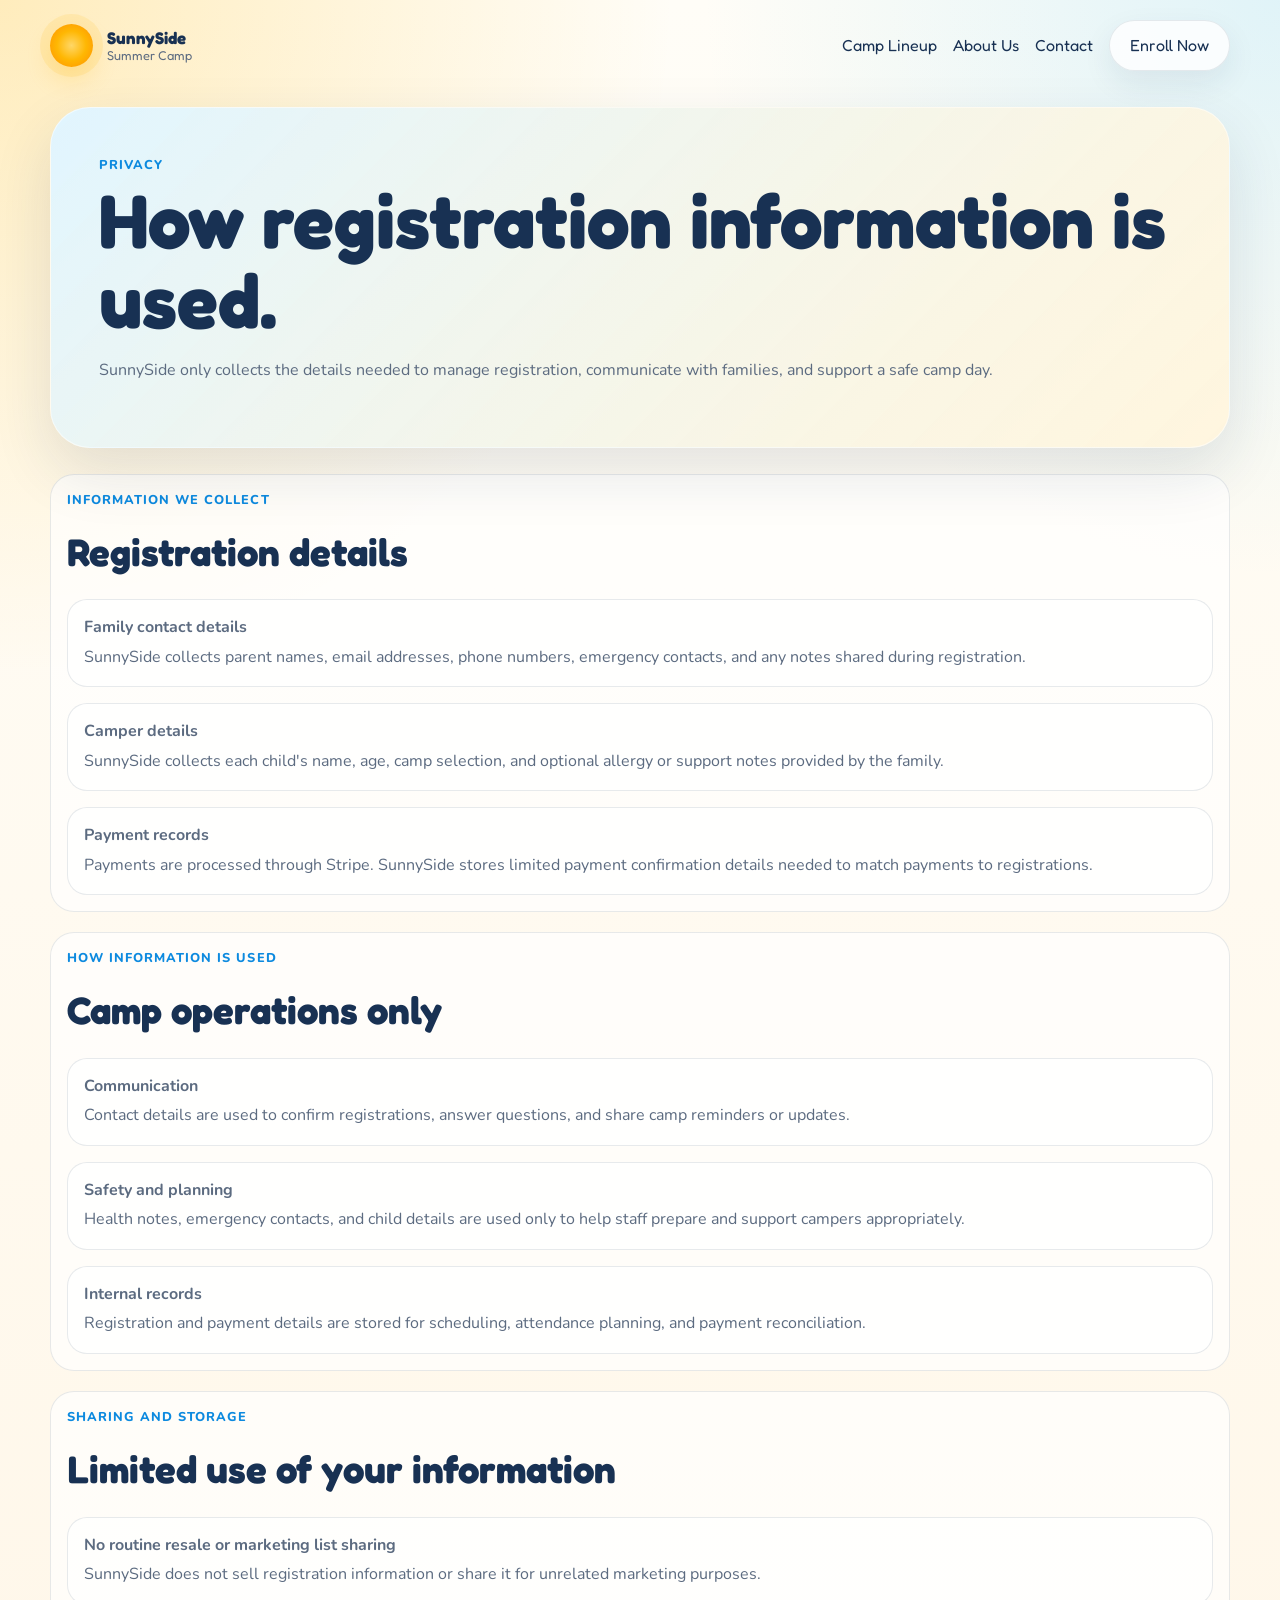
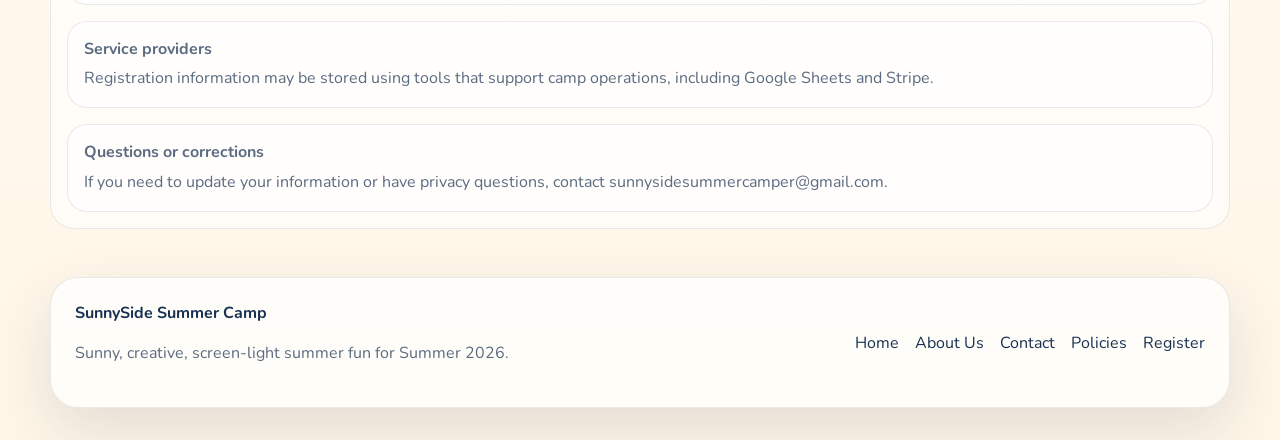
<file: privacy.html>
<!DOCTYPE html>
<html lang="en">
<head>
  <meta charset="UTF-8">
  <meta name="viewport" content="width=device-width, initial-scale=1.0">
  <title>SunnySide Privacy</title>
  <meta
    name="description"
    content="SunnySide Summer Camp privacy information for registration and payment details."
  >
  <link rel="preconnect" href="https://fonts.googleapis.com">
  <link rel="preconnect" href="https://fonts.gstatic.com" crossorigin>
  <link
    href="https://fonts.googleapis.com/css2?family=Fredoka:wght@400;500;600;700&family=Nunito:wght@400;600;700;800&display=swap"
    rel="stylesheet"
  >
  <script src="scripts/asset-loader.js?v=2026-05-19-1" data-assets="styles"></script>
</head>
<body>
  <div class="page-shell">
    <header class="site-header">
      <a class="brand" href="index.html">
        <span class="brand-mark" aria-hidden="true"></span>
        <span>
          <strong>SunnySide</strong>
          <small>Summer Camp</small>
        </span>
      </a>
      <nav class="site-nav">
        <a href="index.html#lineup">Camp Lineup</a>
        <a href="about.html">About Us</a>
        <a href="contact.html">Contact</a>
        <a class="button button-secondary" href="checkout.html">Enroll Now</a>
      </nav>
    </header>

    <main>
      <section class="checkout-hero">
        <div>
          <p class="eyebrow">Privacy</p>
          <h1>How registration information is used.</h1>
          <p class="hero-text">
            SunnySide only collects the details needed to manage registration, communicate
            with families, and support a safe camp day.
          </p>
        </div>
      </section>

      <section class="legal-layout">
        <article class="legal-card">
          <p class="eyebrow">Information We Collect</p>
          <h2>Registration details</h2>
          <div class="policy-list">
            <article>
              <strong>Family contact details</strong>
              <p>SunnySide collects parent names, email addresses, phone numbers, emergency contacts, and any notes shared during registration.</p>
            </article>
            <article>
              <strong>Camper details</strong>
              <p>SunnySide collects each child's name, age, camp selection, and optional allergy or support notes provided by the family.</p>
            </article>
            <article>
              <strong>Payment records</strong>
              <p>Payments are processed through Stripe. SunnySide stores limited payment confirmation details needed to match payments to registrations.</p>
            </article>
          </div>
        </article>

        <article class="legal-card">
          <p class="eyebrow">How Information Is Used</p>
          <h2>Camp operations only</h2>
          <div class="policy-list">
            <article>
              <strong>Communication</strong>
              <p>Contact details are used to confirm registrations, answer questions, and share camp reminders or updates.</p>
            </article>
            <article>
              <strong>Safety and planning</strong>
              <p>Health notes, emergency contacts, and child details are used only to help staff prepare and support campers appropriately.</p>
            </article>
            <article>
              <strong>Internal records</strong>
              <p>Registration and payment details are stored for scheduling, attendance planning, and payment reconciliation.</p>
            </article>
          </div>
        </article>

        <article class="legal-card">
          <p class="eyebrow">Sharing and Storage</p>
          <h2>Limited use of your information</h2>
          <div class="policy-list">
            <article>
              <strong>No routine resale or marketing list sharing</strong>
              <p>SunnySide does not sell registration information or share it for unrelated marketing purposes.</p>
            </article>
            <article>
              <strong>Service providers</strong>
              <p>Registration information may be stored using tools that support camp operations, including Google Sheets and Stripe.</p>
            </article>
            <article>
              <strong>Questions or corrections</strong>
              <p>If you need to update your information or have privacy questions, contact <a href="mailto:sunnysidesummercamper@gmail.com">sunnysidesummercamper@gmail.com</a>.</p>
            </article>
          </div>
        </article>
      </section>
    </main>

    <footer class="site-footer">
      <div>
        <strong>SunnySide Summer Camp</strong>
        <p>Sunny, creative, screen-light summer fun for Summer 2026.</p>
      </div>
      <div class="footer-meta">
        <a href="index.html">Home</a>
        <a href="about.html">About Us</a>
        <a href="contact.html">Contact</a>
        <a href="policies.html">Policies</a>
        <a href="checkout.html">Register</a>
      </div>
    </footer>
  </div>
</body>
</html>
</file>
